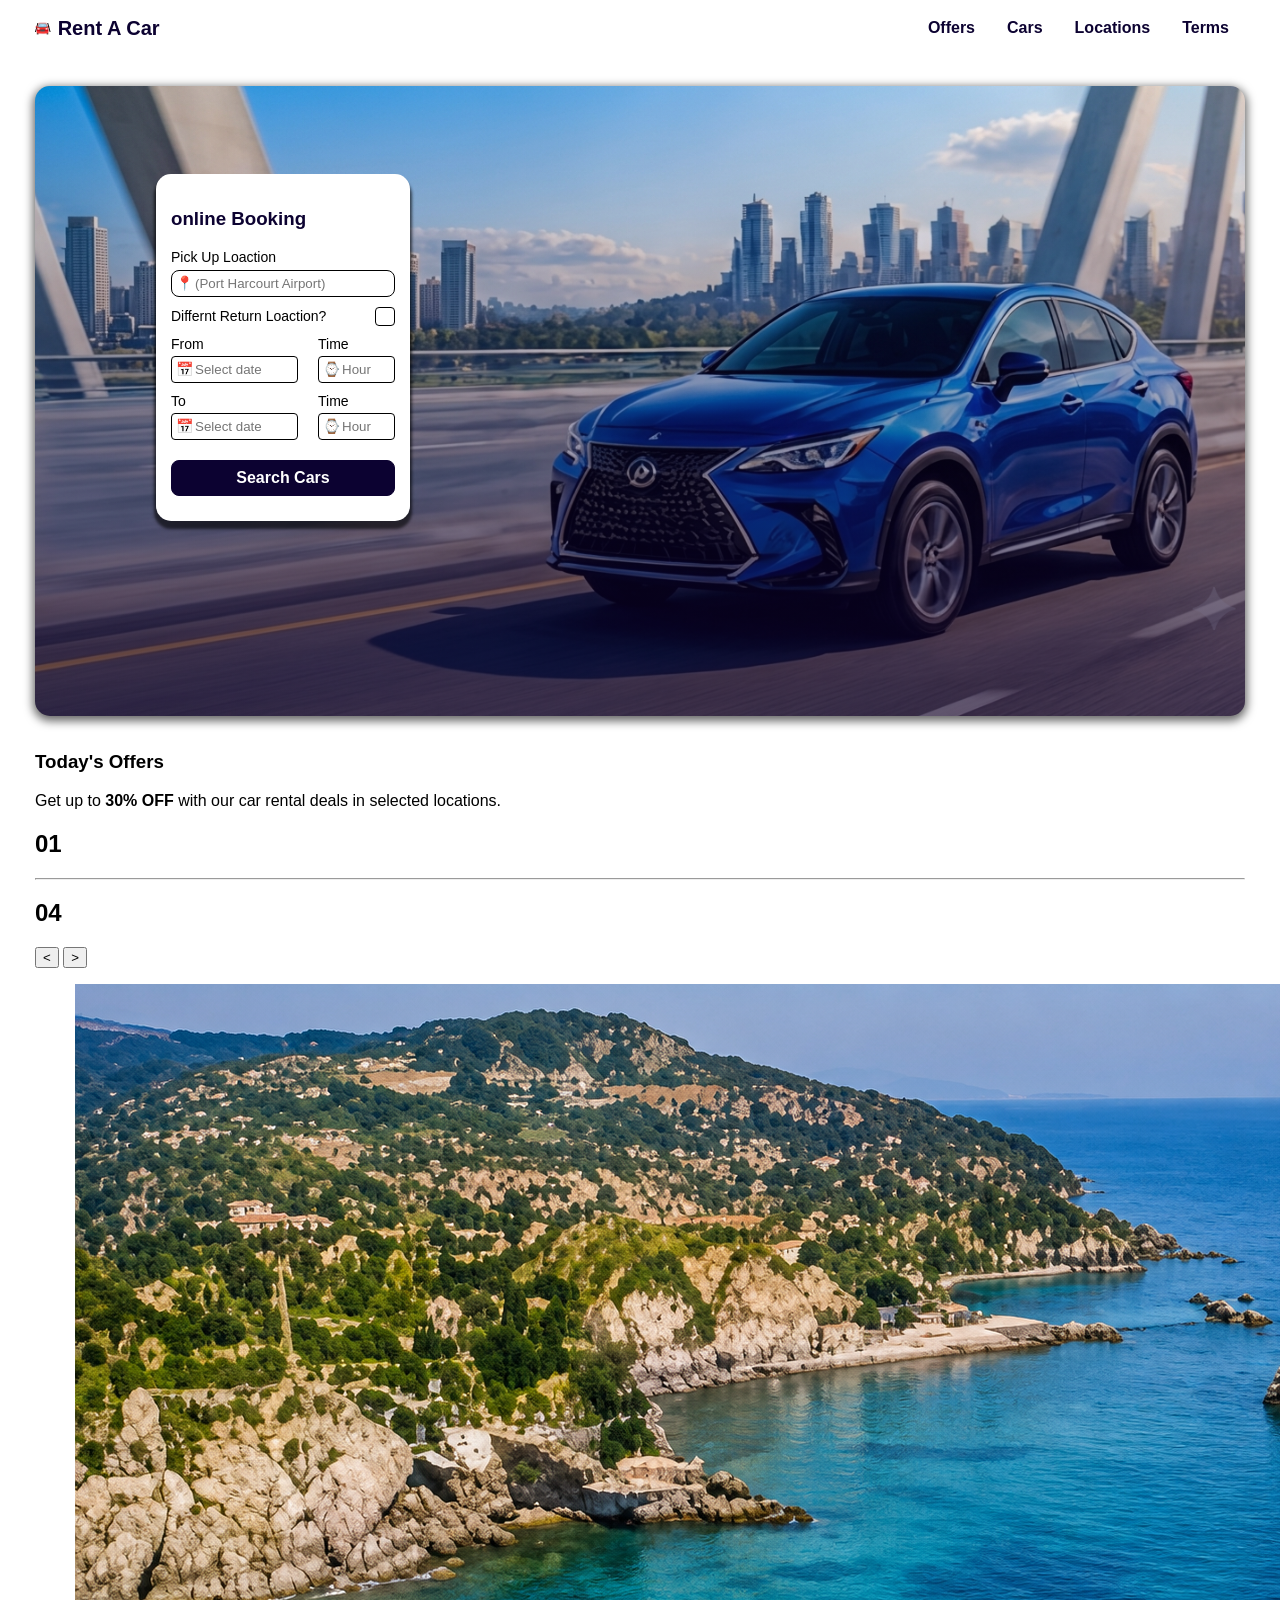
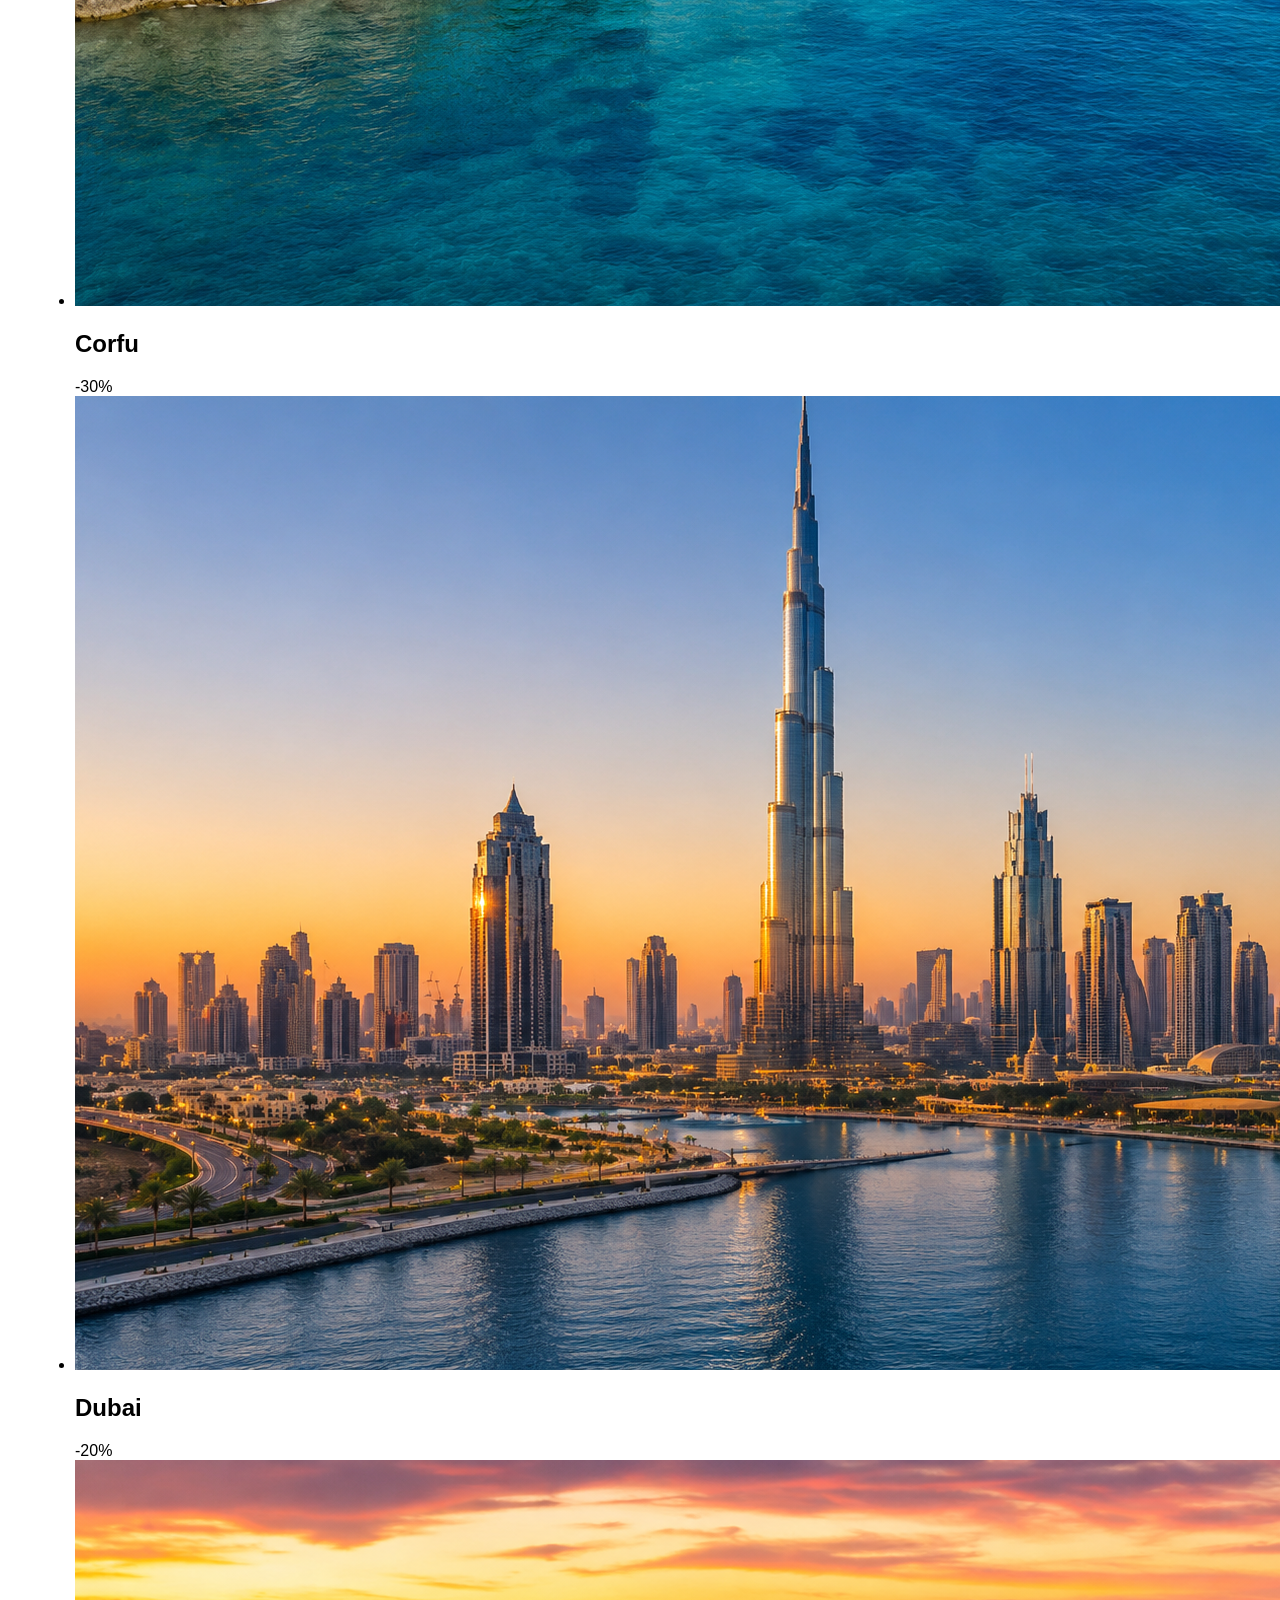
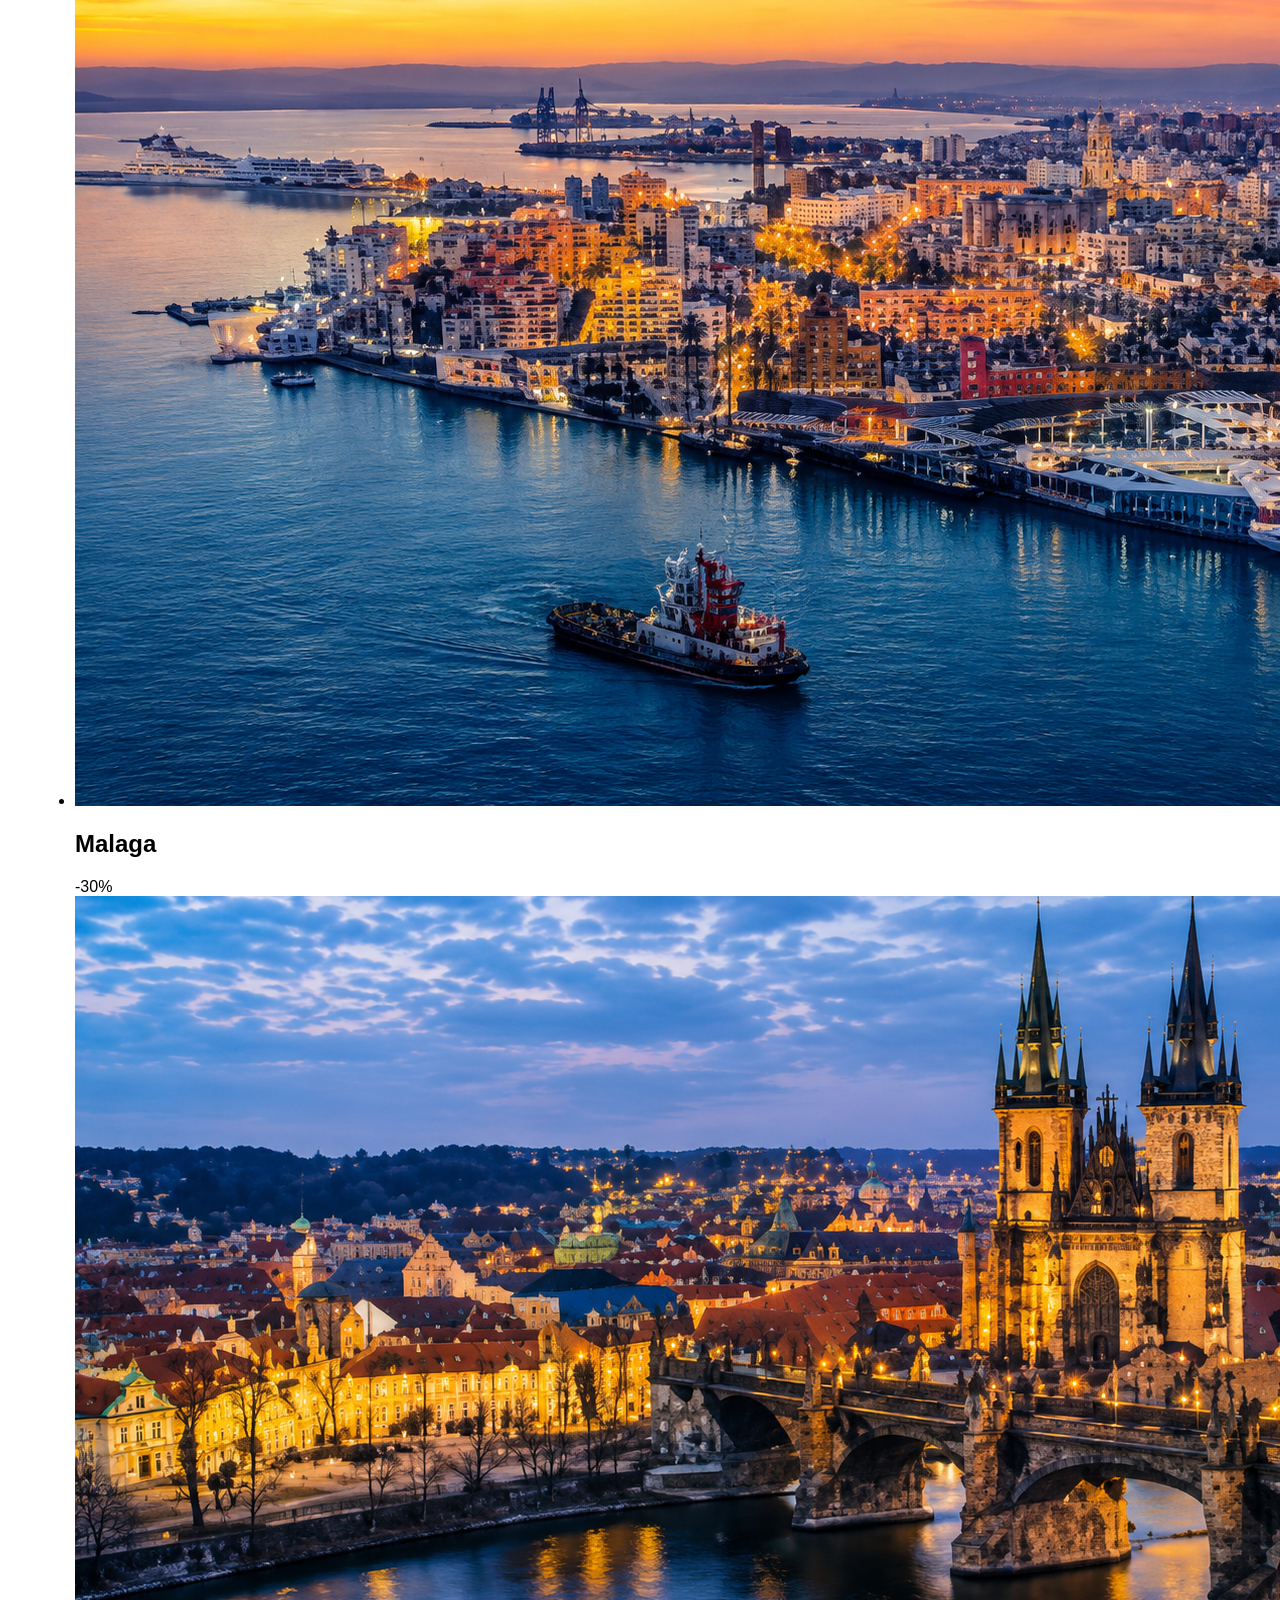
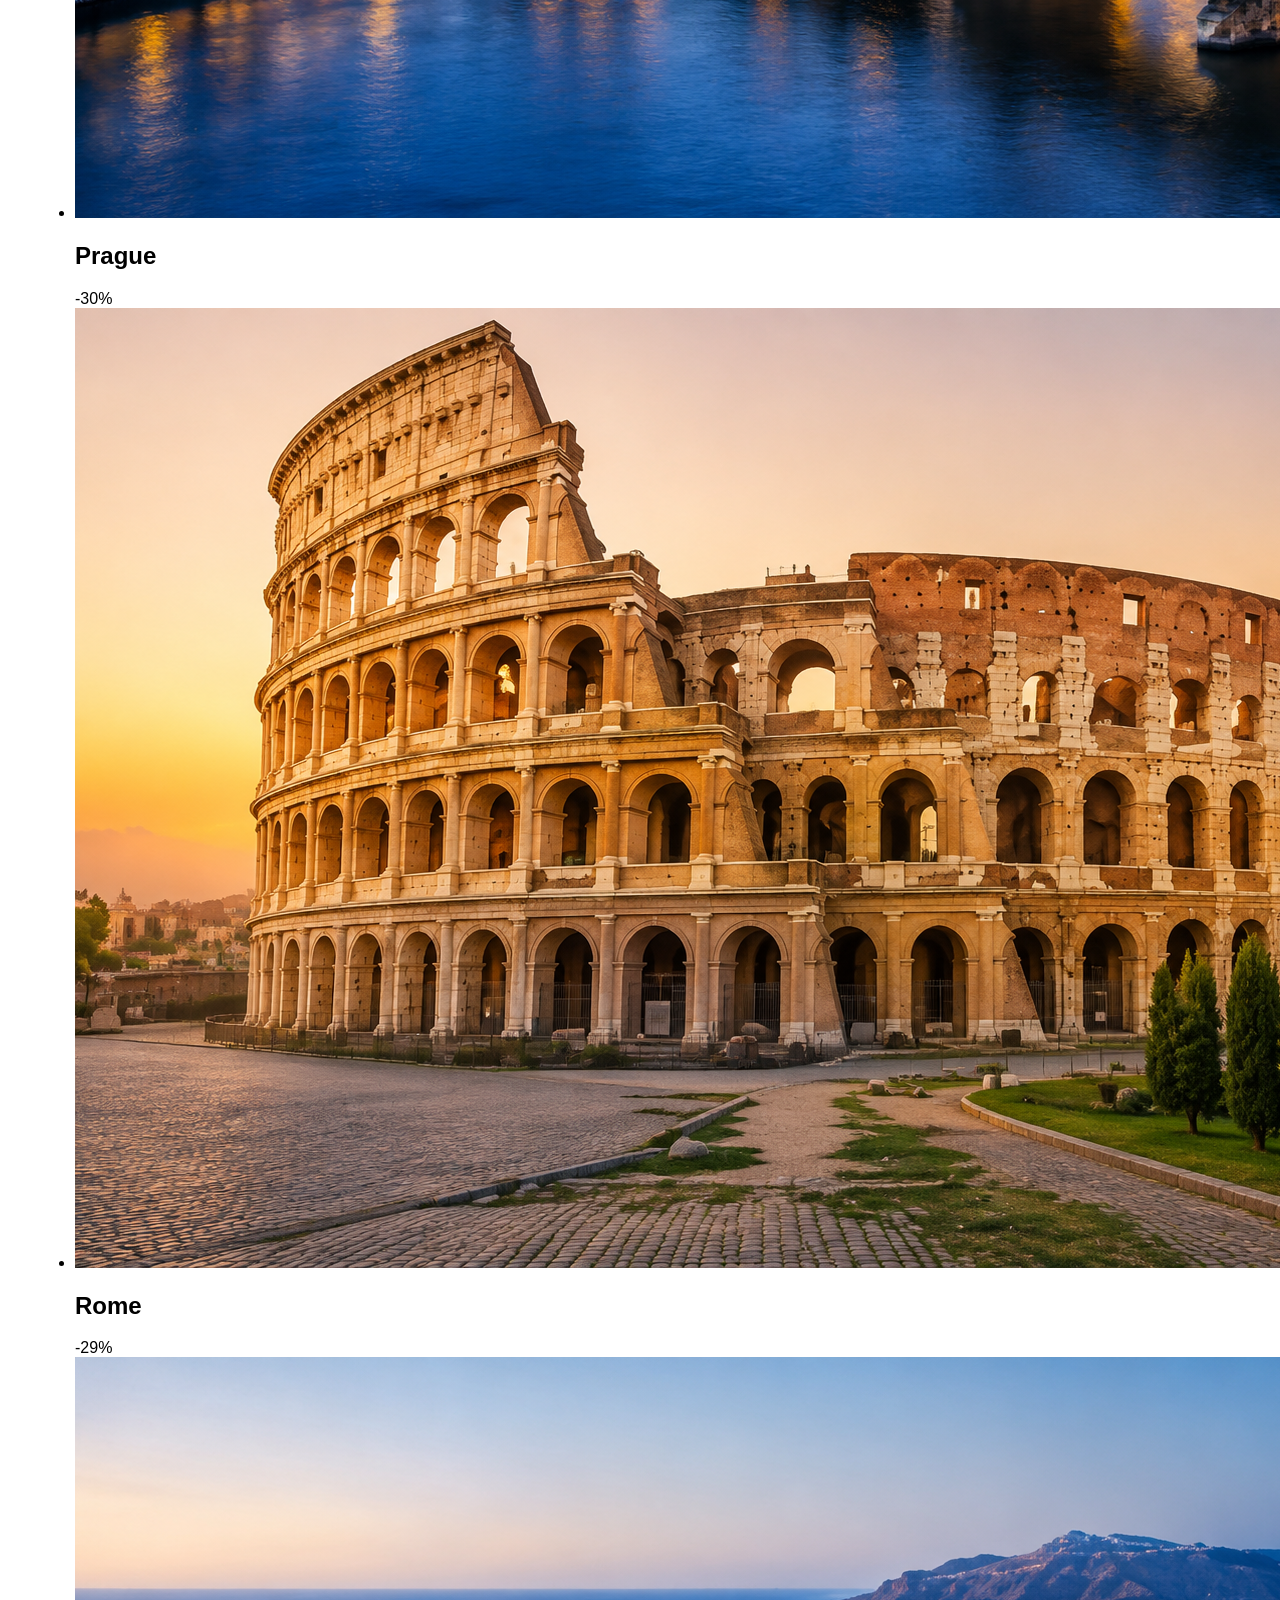
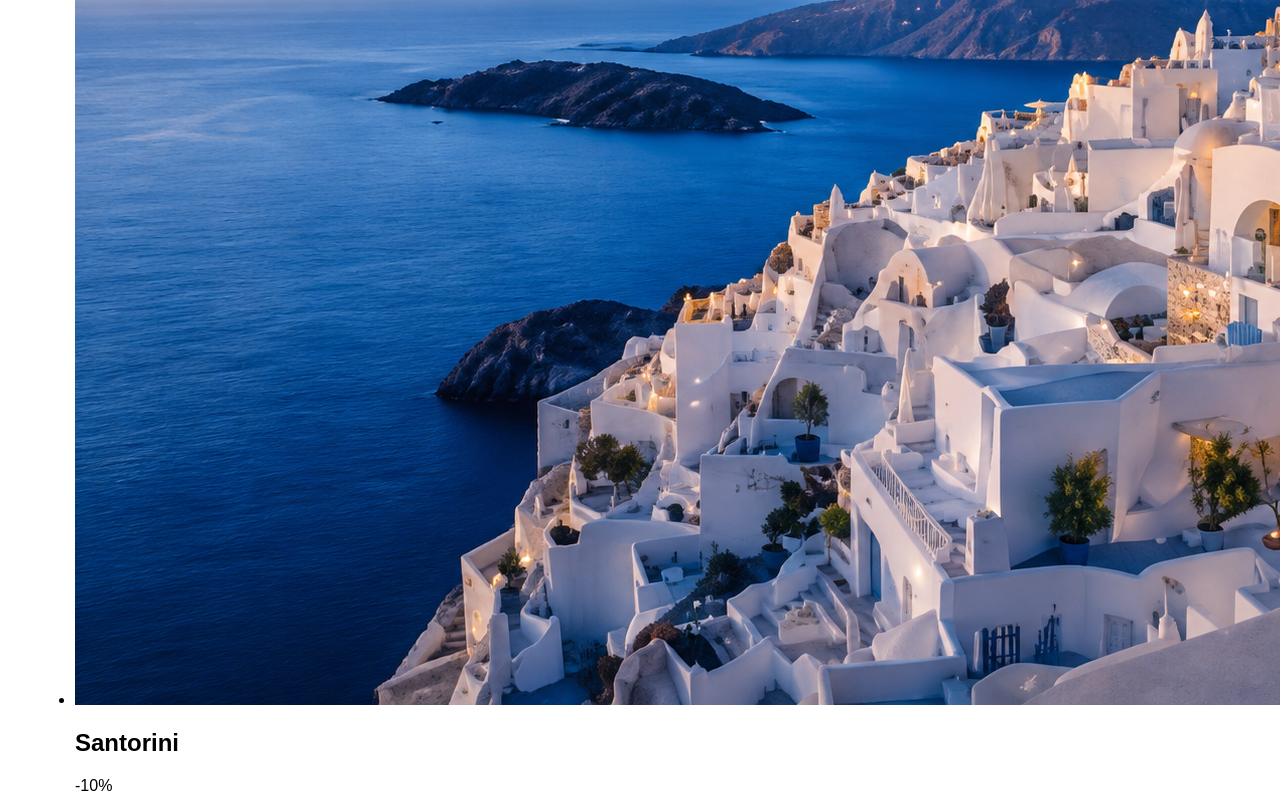
<file: index.html>
<!DOCTYPE html>
<html lang="en">

<head>
    <meta charset="UTF-8">
    <meta name="viewport" content="width=device-width, initial-scale=1.0">
    <title> Rent 🚗</title>

    <link rel="stylesheet" href="index.css">

</head>

<body>
    <header class="main_header sec--padding">
        <div class="brand--">
            <small> /🚘\ </small>
            <h2>
                Rent A Car
            </h2>
        </div>


        <nav class="header__nav">
            <ul class="items">
                <li class="item">
                    <a href="./dashboard//dashboard.html">
                        Offers
                    </a>
                </li>

                <li class="item">
                    <a href="./dashboard//dashboard.html">
                        Cars
                    </a>
                </li>

                <li class="item">
                    <a href="./dashboard//dashboard.html">
                        Locations
                    </a>
                </li>
                
                <li class="item">
                    <a href="./dashboard//dashboard.html">
                        Terms
                    </a>
                </li>
            </ul>
        </nav>

        <div class="btn__wrapper">
            <button class="menu-btn" aria-label="Open navigation">
                ☰
            </button>
        </div>
    </header>

    <main>
        <section class="hero_section sec--padding">
            <div class="hero_image">
                <article class="hero__contents">
                    <h3>online Booking</h3>
                    <form class="hero--form">

                        <div class="pickup_location">
                            <label for="location">Pick Up Loaction</label>
                            <div>
                                <span>📍</span> <input id="location" placeholder="(Port Harcourt Airport)" type="text">
                            </div>
                        </div>

                        <div class="differnt__returns">
                            <label for="return">Differnt Return Loaction? </label>
                            <input id="return" type="text">
                        </div>

                        <div class="From_container">
                            <div class="From_items">
                                <label for="from_from">From</label>
                                <div>
                                    <span>📅</span>
                                    <input id="from_from" placeholder="Select date" style="width:100px;" type="text">
                                </div>
                            </div>
                            <div class="From_items">
                                <label for="from_time">Time</label>
                                <div>
                                    <span>⌚</span>
                                    <input id="from_time" placeholder="Hour" style="width:50px;" type="text">
                                </div>
                            </div>
                        </div>
                        
                        <div class="From_container">
                            <div class="From_items">
                                <label for="from_from">To</label>
                                <div>
                                    <span>📅</span>
                                    <input id="from_from" placeholder="Select date" style="width:100px;" type="text">
                                </div>
                            </div>
                            <div class="From_items">
                                <label for="from_time">Time</label>
                                <div>
                                    <span>⌚</span>
                                    <input id="from_time" placeholder="Hour" style="width:50px;" type="text">
                                </div>
                            </div>
                        </div>


                        <button class="btn__">
                            Search Cars
                        </button>

                    </form>
                </article>
            </div>
        </section>

        <section class="todays__offers sec--padding">
            <article class="todays--offer_container">
                <div class="todays--offer_contents">
                    <h1>Today's Offers</h1>

                    <p>Get up to <strong>30% OFF</strong> with our car rental deals in selected locations.</p>

                    <article class="todays--offer_items">
                        <div class="todays--offer_item__number">
                            <h2>01</h2>
                            <hr>
                            <h2>04</h2>
                        </div>

                        <div class="todays--offer_item__arrow">
                            <button>&lt;</button>
                            <button>&gt;</button>
                        </div>
                    </article>
                </div>


            </article>


            <article class="todays--offer__image--container">
                <ul class="image__items">
                    <li class="image__item">
                        <img src="./Image/home/Corfu_greece.png" alt="">

                        <div class="image__bd"></div>
                        <h2>Corfu</h2>
                        <div class="number"> <span>-30%</span></div>
                    </li>
                    <li class="image__item">
                        <img src="./Image/home/Dubai_UAE.png" alt="">

                        <div class="image__bd"></div>
                        <h2>Dubai</h2>
                        <div class="number"> <span>-20%</span></div>
                    </li>
                    <li class="image__item">
                        <img src="./Image/home/Malaga_spain.png" alt="">

                        <div class="image__bd"></div>
                        <h2>Malaga</h2>
                        <div class="number"> <span>-30%</span></div>
                    </li>
                    <li class="image__item">
                        <img src="./Image/home/Prague_Ccech.png" alt="">

                        <div class="image__bd"></div>
                        <h2>Prague</h2>
                        <div class="number"> <span>-30%</span></div>
                    </li>
                    <li class="image__item">
                        <img src="./Image/home/Rome_italy.png" alt="">

                        <div class="image__bd"></div>
                        <h2>Rome</h2>
                        <div class="number"> <span>-29%</span></div>
                    </li>
                    <li class="image__item">
                        <img src="./Image/home/Santorini_Greece.png" alt="">

                        <div class="image__bd"></div>
                        <h2>Santorini</h2>
                        <div class="number"> <span>-10%</span></div>
                    </li>
                </ul>
            </article>
        </section>
    </main>


</body>

</html>
</file>
<file: index.css>
:root {
  --darknavy: #0c0231;
  --shadow--wrapper-color: rgba(0, 0, 0, 0.6);
}

* {
  box-sizing: border-box;
}

body {
  font-family: "Segoe UI", Tahoma, Geneva, Verdana, sans-serif;
  margin: 0;
}

main {
  /* color: rgba(12, 2, 49, 0.6); */
  min-height: calc(100vh - 3.5rem - 0rem);
  margin-top: 3.5rem;
}

.sec--padding {
  padding: 0 10px;
}

.main_header {
  display: flex;
  position: fixed;
  top: 0;
  left: 0;
  width: 100%;
  backdrop-filter: blur(5px);
  justify-content: space-between;
  align-items: center;
  z-index: 1;
}

.brand-- {
  display: flex;
  align-items: center;
}

.brand-->small {
  font-size: 12px;
  margin-right: 10px;
  letter-spacing: -3px;
}

.brand-- h2 {
  font-family: "Franklin Gothic Medium", "Arial Narrow", Arial, sans-serif;
  font-size: 20px;
  color: var(--darknavy);
}

.header__nav {
  display: none;
}

.items {
  margin: 0;
  padding: 0;
  list-style: none;
  display: flex;
  align-items: center;
}

.item {
  margin: 0 1rem;
}

.item>a {
  position: relative;
  text-decoration: none;
  color: var(--darknavy);
  font-weight: bold;
  /* padding: 0.2rem 0;  */
  transition: 0.3s;
}

.item>a::after {
  content: "";
  position: absolute;
  left: 0;
  bottom: -8px;

  width: 0;
  height: 1px;
  background: var(--darknavy);
  transition: width 0.3s;
}

.item>a:hover {
  color: rgba(12, 2, 49, 0.8);
}

.item>a:hover::after {
  width: 100%;
}

/* 
.item>a:hover,
.item>a:active {
    color: rgba(12, 2, 49, 0.4);
    border-bottom: 1px solid var(--darknavy);
} */

.btn__wrapper .menu-btn {
  background: none;
  color: var(--darknavy);
  padding: 0;
  border: none;
  font-size: 1.5rem;
  cursor: pointer;
}

@media (min-width: 40rem) {
  .sec--padding {
    padding: 0 35px;
  }

  .header__nav {
    display: block;
  }

  .btn__wrapper {
    display: none;
  }
}

/* ================ MAIN ============================================= */

.hero_section {
  padding-top: 30px;
  margin-bottom: 35px;
}

.hero_image {
  border-radius: 15px;
  box-shadow: 0 3px 10px 2px var(--shadow--wrapper-color);
  overflow: hidden;
  background:
    linear-gradient(to top, rgba(12, 2, 49, 0.6) 10%, transparent),
    url("./Image/home/hero_1.png") center/cover no-repeat border-box,
    #0c0231;
  /* background-image: url("freedom.jpg");
    background-size: cover;
    background-position: left 10% bottom 20%; */
  /* background-repeat: no-repeat;
    background-origin: border-box;
    background-clip: border-box; */
  /* background-image: linear-gradient(180deg, red 70%, blue 60%, rgba(0,0,0,0.5)); */
  /* background-image: radial-gradient(ellipse farthest-corner at 20% 50%, red, blue 70%, green); */
  /* width: 100vw; */
  width: 100%;
  height: 60vh;
  /* border: 5px dashed red; */
  position: relative;
}

.hero__contents {
  position: absolute;
  background-color: white;
  border-radius: 15px;
  padding: 15px;
  padding-bottom: 25px;
  top: 12%;
  left: 3%;
    box-shadow: 0 6px 3px 2px var(--shadow--wrapper-color);

}

.hero__contents>h3 {
  color: var(--darknavy);
}

.hero--form>div {
  margin-bottom: 10px;
  font-weight: 500;
  font-size: 14px;
}

.hero--form>div:last-of-type {
  margin-bottom: 20px;
}

.hero--form input {
  border: none;
  outline: none;
}

.pickup_location>label {
  display: block;
  margin-bottom: 5px;
}

.pickup_location>div {
  display: flex;
  justify-content: start;
  align-items: center;
  border: 1px solid black;
  padding: 4px;
  border-radius: 8px;
}

.differnt__returns {
  display: flex;
  justify-content: space-between;
  align-items: center;
}

.differnt__returns>input {
  width: 20px;
  border: 1px solid black;
  border-radius: 4px;
}

.From_container {
  display: flex;
  justify-content: space-between;
  align-items: center;
}

.From_items:first-of-type {
  margin-right: 20px;
}

.From_items>label {
  display: block;
  margin-bottom: 4px;
}

.From_items>div {
  border: 1px solid black;
  border-radius: 4px;
  padding: 4px;
  display: flex;
  justify-content: start;
  align-items: center;
}

.btn__ {
  font-size: 16px;
  font-weight: bold;
  padding: 8px;
  border-radius: 8px;
  cursor: pointer;
  color: white;
  border: 1px solid var(--darknavy);
  background-color: var(--darknavy);
  width: 100%;
}

.btn__:hover {
  color: var(--darknavy);
  background-color: white;
}

@media (min-width: 40rem) {
  .hero_image {
    height: 70vh;
  }

  .hero__contents {
    position: absolute;
    background-color: white;
    border-radius: 15px;
    padding: 15px;
    padding-bottom: 25px;
    top: 14%;
    left: 10%;
  }
}
</file>
